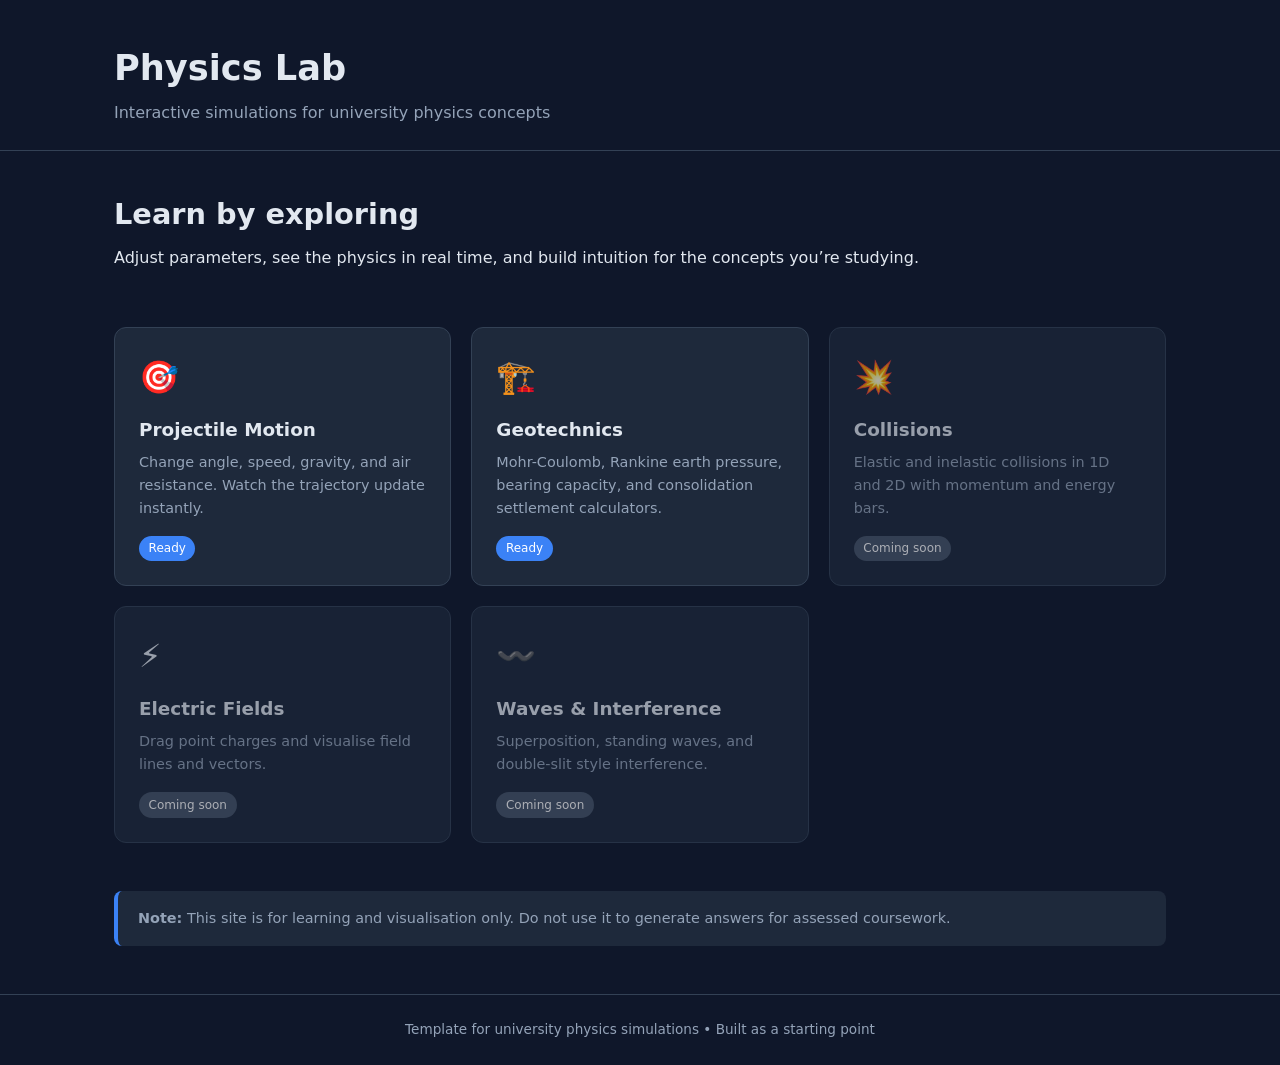
<file: index.html>
<!DOCTYPE html>
<html lang="en">
<head>
  <meta charset="UTF-8" />
  <meta name="viewport" content="width=device-width, initial-scale=1.0" />
  <title>Physics Simulations for Uni Students</title>
  <link rel="stylesheet" href="styles.css" />
</head>
<body>
  <header>
    <div class="container">
      <h1>Physics Lab</h1>
      <p class="tagline">Interactive simulations for university physics concepts</p>
    </div>
  </header>

  <main class="container">
    <section class="hero">
      <h2>Learn by exploring</h2>
      <p>Adjust parameters, see the physics in real time, and build intuition for the concepts you’re studying.</p>
    </section>

    <section class="sims-grid">
      <a href="projectile.html" class="sim-card">
        <div class="sim-icon">🎯</div>
        <h3>Projectile Motion</h3>
        <p>Change angle, speed, gravity, and air resistance. Watch the trajectory update instantly.</p>
        <span class="badge">Ready</span>
      </a>

      <a href="geotechnics.html" class="sim-card">
        <div class="sim-icon">🏗️</div>
        <h3>Geotechnics</h3>
        <p>Mohr-Coulomb, Rankine earth pressure, bearing capacity, and consolidation settlement calculators.</p>
        <span class="badge">Ready</span>
      </a>

      <div class="sim-card coming-soon">
        <div class="sim-icon">💥</div>
        <h3>Collisions</h3>
        <p>Elastic and inelastic collisions in 1D and 2D with momentum and energy bars.</p>
        <span class="badge">Coming soon</span>
      </div>

      <div class="sim-card coming-soon">
        <div class="sim-icon">⚡</div>
        <h3>Electric Fields</h3>
        <p>Drag point charges and visualise field lines and vectors.</p>
        <span class="badge">Coming soon</span>
      </div>

      <div class="sim-card coming-soon">
        <div class="sim-icon">〰️</div>
        <h3>Waves & Interference</h3>
        <p>Superposition, standing waves, and double-slit style interference.</p>
        <span class="badge">Coming soon</span>
      </div>
    </section>

    <section class="disclaimer">
      <p><strong>Note:</strong> This site is for learning and visualisation only. Do not use it to generate answers for assessed coursework.</p>
    </section>
  </main>

  <footer>
    <div class="container">
      <p>Template for university physics simulations • Built as a starting point</p>
    </div>
  </footer>
</body>
</html>
</file>
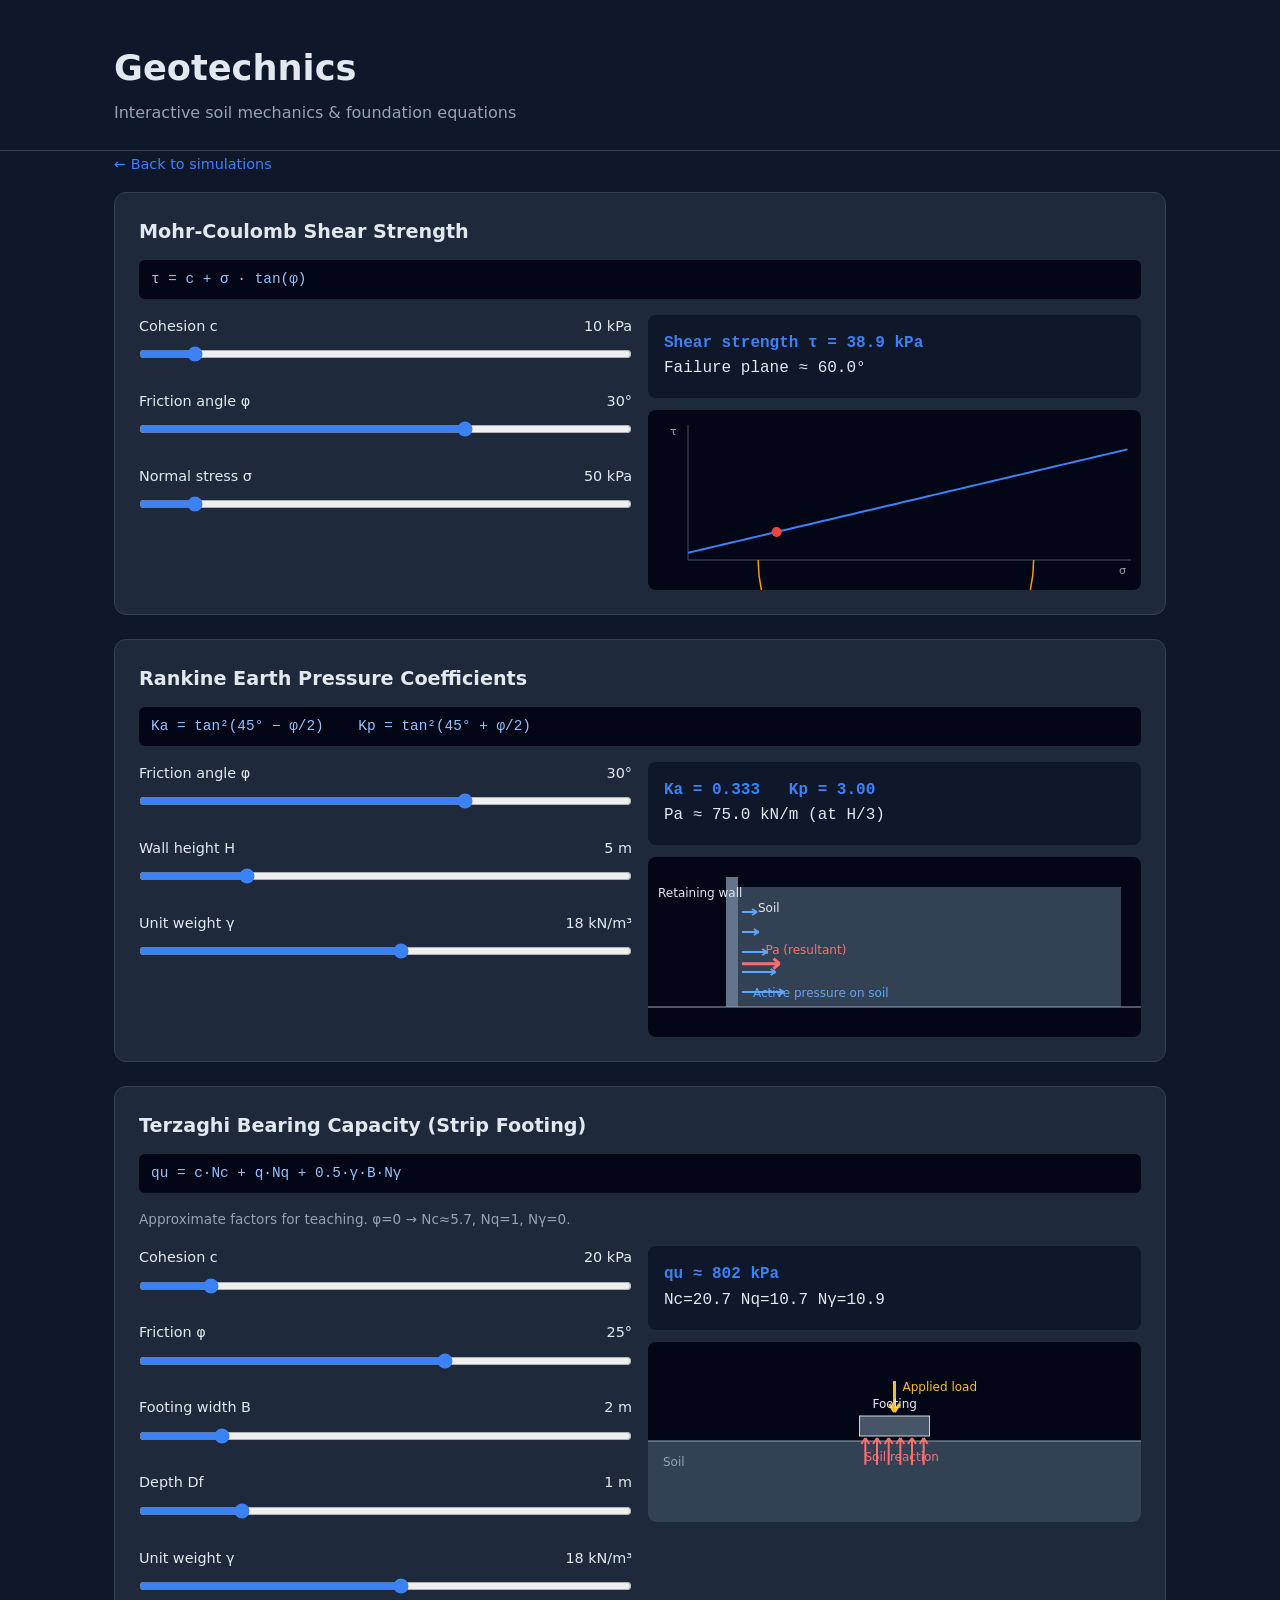
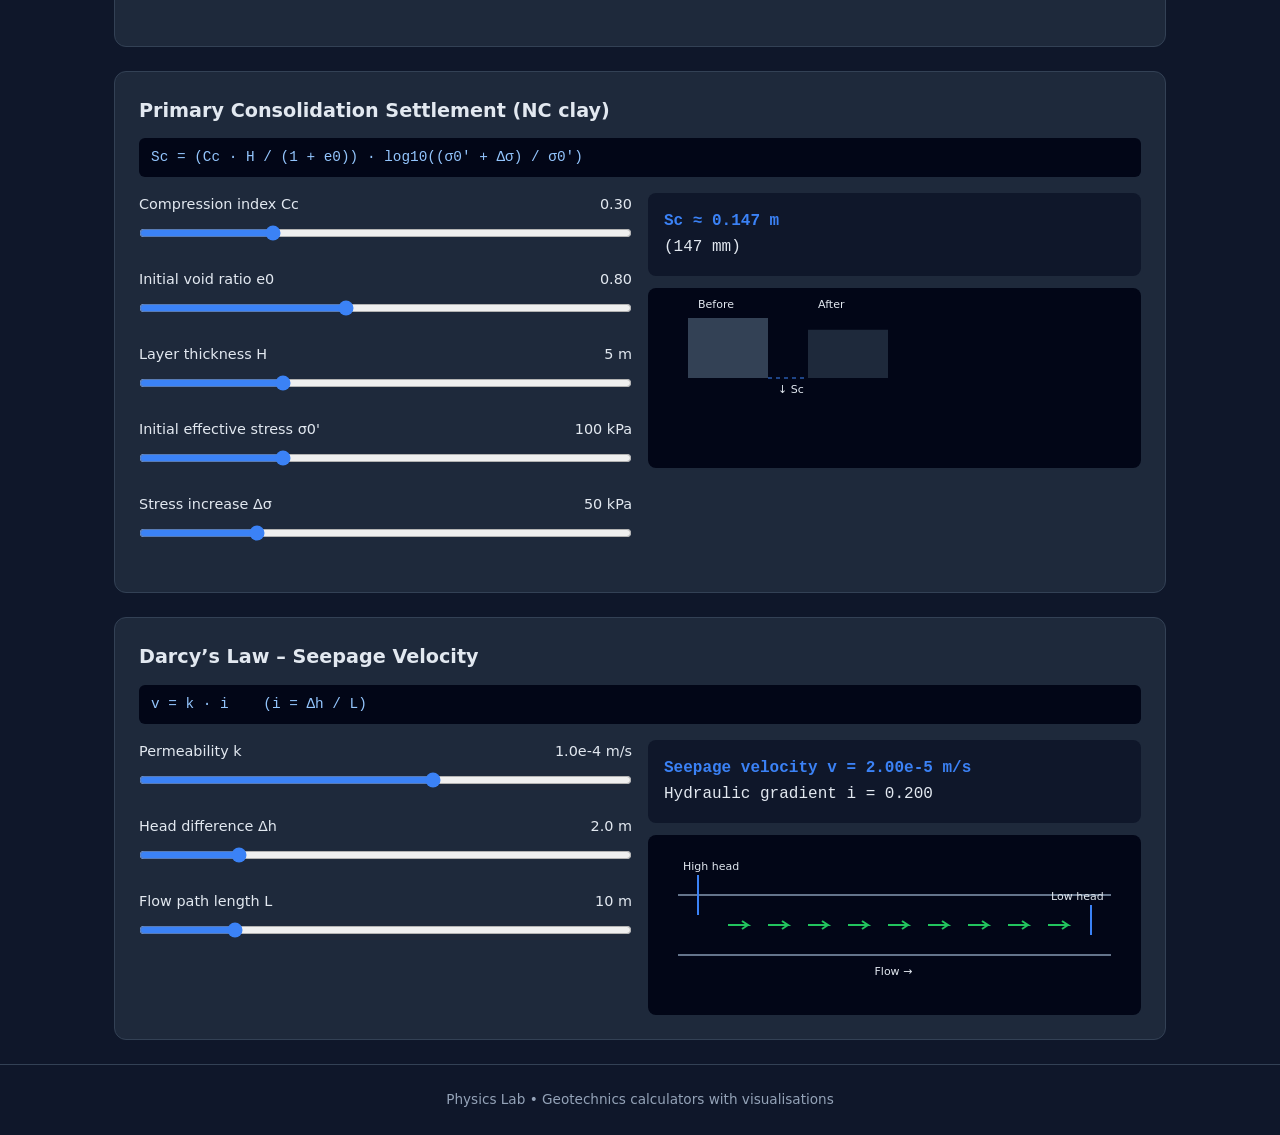
<file: geotechnics.html>
<!DOCTYPE html>
<html lang="en">
<head>
  <meta charset="UTF-8" />
  <meta name="viewport" content="width=device-width, initial-scale=1.0" />
  <title>Geotechnics • Physics Lab</title>
  <link rel="stylesheet" href="styles.css" />
  <style>
    .calc-section {
      background: var(--card);
      border: 1px solid var(--border);
      border-radius: 12px;
      padding: 1.5rem;
      margin-bottom: 1.5rem;
    }
    .calc-section h3 { margin-bottom: 0.75rem; font-size: 1.2rem; }
    .calc-grid {
      display: grid;
      grid-template-columns: 1fr 1fr;
      gap: 1rem;
    }
    @media (max-width: 700px) { .calc-grid { grid-template-columns: 1fr; } }
    .result-box {
      background: #0f172a;
      border-radius: 8px;
      padding: 1rem;
      font-family: ui-monospace, monospace;
    }
    .result-box strong { color: var(--accent); }
    .formula {
      font-family: ui-monospace, monospace;
      background: #020617;
      padding: 0.5rem 0.75rem;
      border-radius: 6px;
      margin: 0.5rem 0 1rem;
      font-size: 0.9rem;
      color: #93c5fd;
    }
    .viz-canvas {
      width: 100%;
      height: 180px;
      background: #020617;
      border-radius: 8px;
      margin-top: 0.75rem;
      display: block;
    }
  </style>
</head>
<body>
  <header>
    <div class="container">
      <h1>Geotechnics</h1>
      <p class="tagline">Interactive soil mechanics & foundation equations</p>
    </div>
  </header>

  <main class="container">
    <a href="index.html" class="back-link">← Back to simulations</a>

    <section class="calc-section">
      <h3>Mohr-Coulomb Shear Strength</h3>
      <div class="formula">τ = c + σ · tan(φ)</div>
      <div class="calc-grid">
        <div>
          <div class="control-group">
            <label>Cohesion c <span id="mc-c-val">10 kPa</span></label>
            <input type="range" id="mc-c" min="0" max="100" step="1" value="10" />
          </div>
          <div class="control-group">
            <label>Friction angle φ <span id="mc-phi-val">30°</span></label>
            <input type="range" id="mc-phi" min="0" max="45" step="1" value="30" />
          </div>
          <div class="control-group">
            <label>Normal stress σ <span id="mc-sigma-val">50 kPa</span></label>
            <input type="range" id="mc-sigma" min="0" max="500" step="5" value="50" />
          </div>
        </div>
        <div>
          <div class="result-box" id="mc-result">Shear strength τ = — kPa</div>
          <canvas id="mc-canvas" class="viz-canvas"></canvas>
        </div>
      </div>
    </section>

    <section class="calc-section">
      <h3>Rankine Earth Pressure Coefficients</h3>
      <div class="formula">Ka = tan²(45° − φ/2) &nbsp;&nbsp; Kp = tan²(45° + φ/2)</div>
      <div class="calc-grid">
        <div>
          <div class="control-group">
            <label>Friction angle φ <span id="rank-phi-val">30°</span></label>
            <input type="range" id="rank-phi" min="0" max="45" step="1" value="30" />
          </div>
          <div class="control-group">
            <label>Wall height H <span id="rank-h-val">5 m</span></label>
            <input type="range" id="rank-h" min="1" max="20" step="0.5" value="5" />
          </div>
          <div class="control-group">
            <label>Unit weight γ <span id="rank-g-val">18 kN/m³</span></label>
            <input type="range" id="rank-g" min="10" max="25" step="0.5" value="18" />
          </div>
        </div>
        <div>
          <div class="result-box" id="rank-result">Ka = — &nbsp; Kp = —</div>
          <canvas id="rank-canvas" class="viz-canvas"></canvas>
        </div>
      </div>
    </section>

    <section class="calc-section">
      <h3>Terzaghi Bearing Capacity (Strip Footing)</h3>
      <div class="formula">qu = c·Nc + q·Nq + 0.5·γ·B·Nγ</div>
      <p style="color:var(--muted);font-size:0.85rem;margin-bottom:1rem;">Approximate factors for teaching. φ=0 → Nc≈5.7, Nq=1, Nγ=0.</p>
      <div class="calc-grid">
        <div>
          <div class="control-group">
            <label>Cohesion c <span id="bc-c-val">20 kPa</span></label>
            <input type="range" id="bc-c" min="0" max="150" step="5" value="20" />
          </div>
          <div class="control-group">
            <label>Friction φ <span id="bc-phi-val">25°</span></label>
            <input type="range" id="bc-phi" min="0" max="40" step="1" value="25" />
          </div>
          <div class="control-group">
            <label>Footing width B <span id="bc-b-val">2 m</span></label>
            <input type="range" id="bc-b" min="0.5" max="10" step="0.5" value="2" />
          </div>
          <div class="control-group">
            <label>Depth Df <span id="bc-df-val">1 m</span></label>
            <input type="range" id="bc-df" min="0" max="5" step="0.5" value="1" />
          </div>
          <div class="control-group">
            <label>Unit weight γ <span id="bc-g-val">18 kN/m³</span></label>
            <input type="range" id="bc-g" min="10" max="25" step="0.5" value="18" />
          </div>
        </div>
        <div>
          <div class="result-box" id="bc-result">qu = — kPa</div>
          <canvas id="bc-canvas" class="viz-canvas"></canvas>
        </div>
      </div>
    </section>

    <section class="calc-section">
      <h3>Primary Consolidation Settlement (NC clay)</h3>
      <div class="formula">Sc = (Cc · H / (1 + e0)) · log10((σ0' + Δσ) / σ0')</div>
      <div class="calc-grid">
        <div>
          <div class="control-group">
            <label>Compression index Cc <span id="cons-cc-val">0.3</span></label>
            <input type="range" id="cons-cc" min="0.05" max="1" step="0.05" value="0.3" />
          </div>
          <div class="control-group">
            <label>Initial void ratio e0 <span id="cons-e0-val">0.8</span></label>
            <input type="range" id="cons-e0" min="0.3" max="1.5" step="0.05" value="0.8" />
          </div>
          <div class="control-group">
            <label>Layer thickness H <span id="cons-h-val">5 m</span></label>
            <input type="range" id="cons-h" min="1" max="15" step="0.5" value="5" />
          </div>
          <div class="control-group">
            <label>Initial effective stress σ0' <span id="cons-s0-val">100 kPa</span></label>
            <input type="range" id="cons-s0" min="20" max="300" step="5" value="100" />
          </div>
          <div class="control-group">
            <label>Stress increase Δσ <span id="cons-ds-val">50 kPa</span></label>
            <input type="range" id="cons-ds" min="5" max="200" step="5" value="50" />
          </div>
        </div>
        <div>
          <div class="result-box" id="cons-result">Settlement Sc = — m</div>
          <canvas id="cons-canvas" class="viz-canvas"></canvas>
        </div>
      </div>
    </section>

    <section class="calc-section">
      <h3>Darcy’s Law – Seepage Velocity</h3>
      <div class="formula">v = k · i &nbsp;&nbsp; (i = Δh / L)</div>
      <div class="calc-grid">
        <div>
          <div class="control-group">
            <label>Permeability k <span id="darcy-k-val">1×10⁻⁴ m/s</span></label>
            <input type="range" id="darcy-k" min="-7" max="-2" step="0.1" value="-4" />
          </div>
          <div class="control-group">
            <label>Head difference Δh <span id="darcy-dh-val">2 m</span></label>
            <input type="range" id="darcy-dh" min="0.1" max="10" step="0.1" value="2" />
          </div>
          <div class="control-group">
            <label>Flow path length L <span id="darcy-l-val">10 m</span></label>
            <input type="range" id="darcy-l" min="1" max="50" step="1" value="10" />
          </div>
        </div>
        <div>
          <div class="result-box" id="darcy-result">v = — m/s</div>
          <canvas id="darcy-canvas" class="viz-canvas"></canvas>
        </div>
      </div>
    </section>
  </main>

  <footer>
    <div class="container">
      <p>Physics Lab • Geotechnics calculators with visualisations</p>
    </div>
  </footer>

  <script src="geotechnics.js"></script>
</body>
</html>
</file>
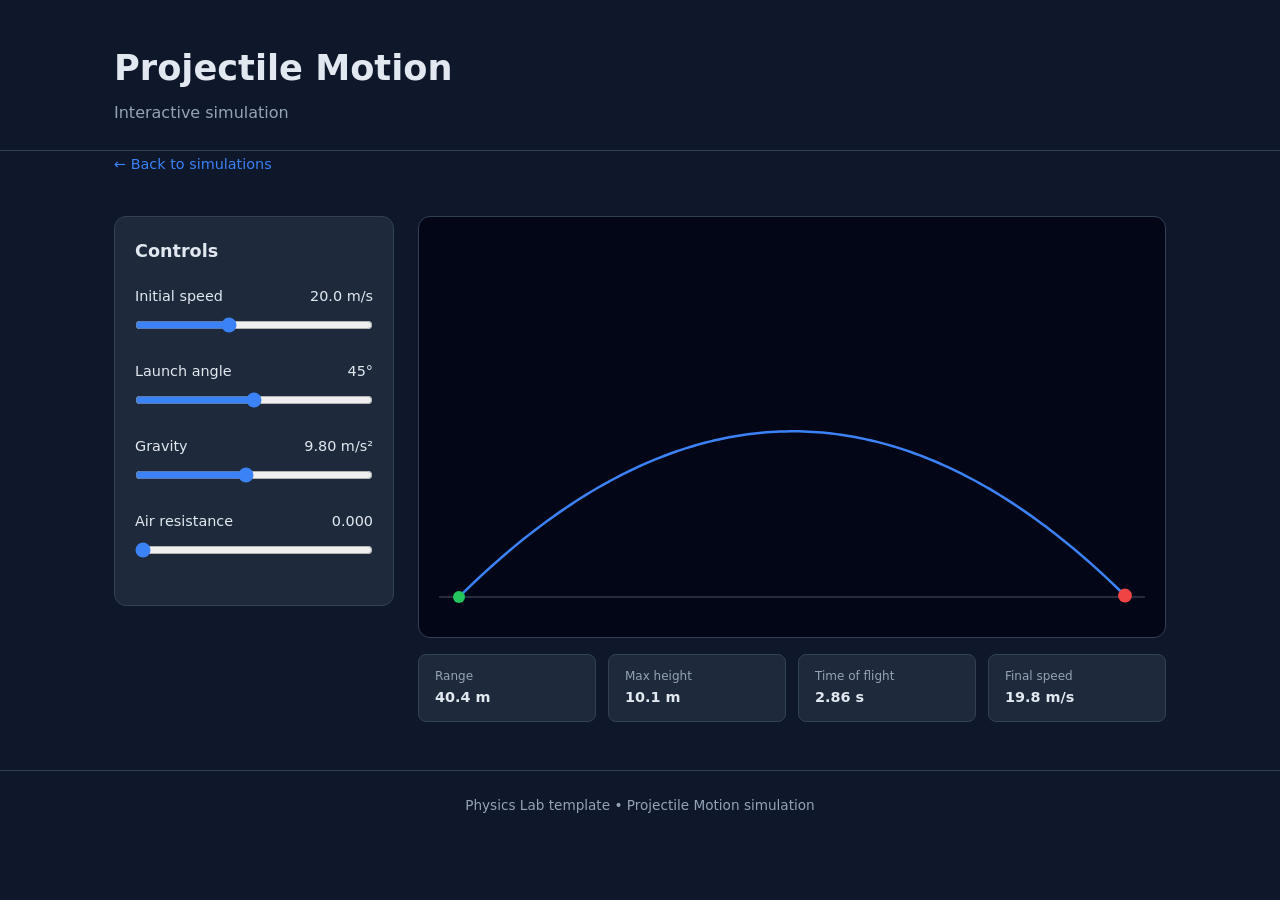
<file: projectile.html>
<!DOCTYPE html>
<html lang="en">
<head>
  <meta charset="UTF-8" />
  <meta name="viewport" content="width=device-width, initial-scale=1.0" />
  <title>Projectile Motion • Physics Lab</title>
  <link rel="stylesheet" href="styles.css" />
</head>
<body>
  <header>
    <div class="container">
      <h1>Projectile Motion</h1>
      <p class="tagline">Interactive simulation</p>
    </div>
  </header>

  <main class="container">
    <a href="index.html" class="back-link">← Back to simulations</a>

    <div class="sim-layout">
      <div class="controls">
        <h2>Controls</h2>

        <div class="control-group">
          <label>
            Initial speed
            <span id="v0-val">20.0 m/s</span>
          </label>
          <input type="range" id="v0" min="1" max="50" step="0.5" value="20" />
        </div>

        <div class="control-group">
          <label>
            Launch angle
            <span id="angle-val">45°</span>
          </label>
          <input type="range" id="angle" min="0" max="90" step="1" value="45" />
        </div>

        <div class="control-group">
          <label>
            Gravity
            <span id="g-val">9.81 m/s²</span>
          </label>
          <input type="range" id="g" min="1" max="20" step="0.1" value="9.81" />
        </div>

        <div class="control-group">
          <label>
            Air resistance
            <span id="drag-val">0.000</span>
          </label>
          <input type="range" id="drag" min="0" max="0.08" step="0.001" value="0" />
        </div>
      </div>

      <div>
        <div class="canvas-wrap">
          <canvas id="canvas"></canvas>
        </div>
        <div class="readouts">
          <div class="readout">
            <span>Range</span>
            <strong id="range">0.0 m</strong>
          </div>
          <div class="readout">
            <span>Max height</span>
            <strong id="maxH">0.0 m</strong>
          </div>
          <div class="readout">
            <span>Time of flight</span>
            <strong id="time">0.00 s</strong>
          </div>
          <div class="readout">
            <span>Final speed</span>
            <strong id="finalV">0.0 m/s</strong>
          </div>
        </div>
      </div>
    </div>
  </main>

  <footer>
    <div class="container">
      <p>Physics Lab template • Projectile Motion simulation</p>
    </div>
  </footer>

  <script src="projectile.js"></script>
</body>
</html>
</file>
<file: styles.css>
:root {
  --bg: #0f172a;
  --card: #1e293b;
  --border: #334155;
  --text: #e2e8f0;
  --muted: #94a3b8;
  --accent: #3b82f6;
  --accent-hover: #2563eb;
  --green: #22c55e;
  --red: #ef4444;
}

* { box-sizing: border-box; margin: 0; padding: 0; }

body {
  font-family: system-ui, -apple-system, Segoe UI, Roboto, sans-serif;
  background: var(--bg);
  color: var(--text);
  line-height: 1.6;
  min-height: 100vh;
}

.container {
  max-width: 1100px;
  margin: 0 auto;
  padding: 0 1.5rem;
}

header {
  padding: 2.5rem 0 1.5rem;
  border-bottom: 1px solid var(--border);
}

header h1 {
  font-size: 2.2rem;
  font-weight: 700;
}

.tagline {
  color: var(--muted);
  margin-top: 0.25rem;
}

.hero {
  padding: 2.5rem 0 1.5rem;
}

.hero h2 {
  font-size: 1.8rem;
  margin-bottom: 0.5rem;
}

.sims-grid {
  display: grid;
  grid-template-columns: repeat(auto-fill, minmax(250px, 1fr));
  gap: 1.25rem;
  margin: 2rem 0 3rem;
}

.sim-card {
  background: var(--card);
  border: 1px solid var(--border);
  border-radius: 12px;
  padding: 1.5rem;
  text-decoration: none;
  color: inherit;
  display: block;
  transition: transform 0.15s, border-color 0.15s;
  position: relative;
}

.sim-card:hover:not(.coming-soon) {
  transform: translateY(-3px);
  border-color: var(--accent);
}

.sim-card.coming-soon {
  opacity: 0.65;
  cursor: default;
}

.sim-icon {
  font-size: 2rem;
  margin-bottom: 0.75rem;
}

.sim-card h3 {
  font-size: 1.15rem;
  margin-bottom: 0.4rem;
}

.sim-card p {
  color: var(--muted);
  font-size: 0.9rem;
}

.badge {
  display: inline-block;
  margin-top: 1rem;
  font-size: 0.75rem;
  padding: 0.2rem 0.6rem;
  border-radius: 999px;
  background: var(--accent);
  color: white;
}

.coming-soon .badge {
  background: #475569;
}

.disclaimer {
  background: #1e293b;
  border-left: 4px solid var(--accent);
  padding: 1rem 1.25rem;
  border-radius: 8px;
  margin-bottom: 3rem;
  font-size: 0.9rem;
  color: var(--muted);
}

footer {
  border-top: 1px solid var(--border);
  padding: 1.5rem 0;
  text-align: center;
  color: var(--muted);
  font-size: 0.85rem;
}

/* Simulation page styles */
.sim-layout {
  display: grid;
  grid-template-columns: 280px 1fr;
  gap: 1.5rem;
  padding: 1.5rem 0 3rem;
}

@media (max-width: 800px) {
  .sim-layout { grid-template-columns: 1fr; }
}

.controls {
  background: var(--card);
  border: 1px solid var(--border);
  border-radius: 12px;
  padding: 1.25rem;
  height: fit-content;
}

.controls h2 {
  font-size: 1.1rem;
  margin-bottom: 1.25rem;
}

.control-group {
  margin-bottom: 1.25rem;
}

.control-group label {
  display: flex;
  justify-content: space-between;
  font-size: 0.9rem;
  margin-bottom: 0.4rem;
}

.control-group input[type="range"] {
  width: 100%;
  accent-color: var(--accent);
}

.canvas-wrap {
  background: #020617;
  border: 1px solid var(--border);
  border-radius: 12px;
  overflow: hidden;
}

canvas {
  display: block;
  width: 100%;
  height: 420px;
}

.readouts {
  display: grid;
  grid-template-columns: repeat(auto-fit, minmax(140px, 1fr));
  gap: 0.75rem;
  margin-top: 1rem;
}

.readout {
  background: var(--card);
  border: 1px solid var(--border);
  border-radius: 8px;
  padding: 0.75rem 1rem;
  font-size: 0.9rem;
}

.readout span {
  display: block;
  color: var(--muted);
  font-size: 0.75rem;
}

.back-link {
  display: inline-block;
  margin-bottom: 1rem;
  color: var(--accent);
  text-decoration: none;
  font-size: 0.9rem;
}

.back-link:hover { text-decoration: underline; }
</file>
